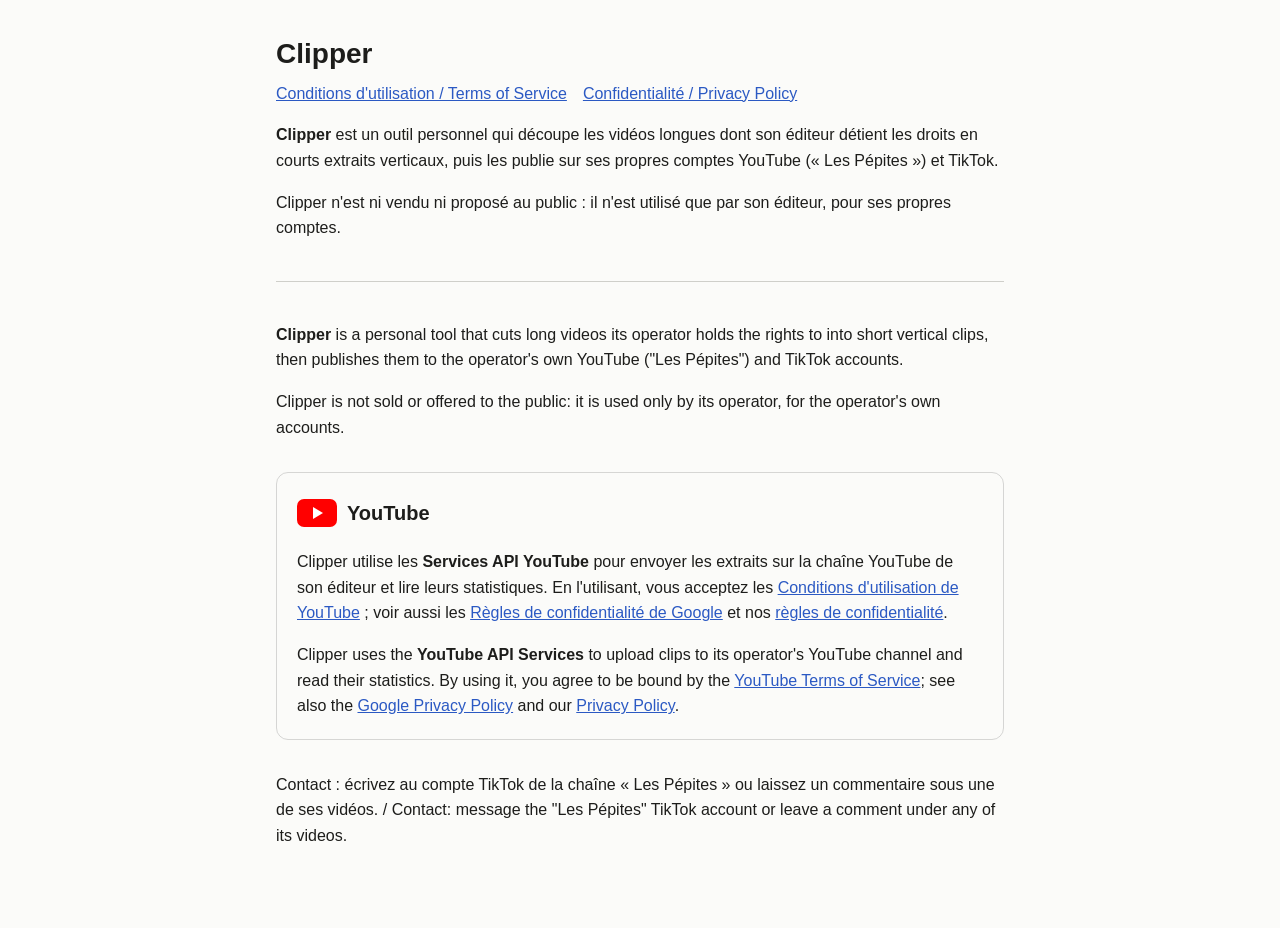
<file: index.html>
<!doctype html>
<html lang="fr">
<head>
  <meta charset="utf-8">
  <meta name="viewport" content="width=device-width, initial-scale=1">
  <title>Clipper</title>
  <link rel="stylesheet" href="style.css">
</head>
<body>
<main>
  <h1>Clipper</h1>
  <nav><a href="conditions.html">Conditions d'utilisation / Terms of Service</a><a href="confidentialite.html">Confidentialité / Privacy Policy</a></nav>

  <p><strong>Clipper</strong> est un outil personnel qui découpe les vidéos longues dont son éditeur détient les droits en courts extraits verticaux, puis les publie sur ses propres comptes YouTube (« Les Pépites ») et TikTok.</p>
  <p>Clipper n'est ni vendu ni proposé au public : il n'est utilisé que par son éditeur, pour ses propres comptes.</p>

  <hr>
  <p lang="en"><strong>Clipper</strong> is a personal tool that cuts long videos its operator holds the rights to into short vertical clips, then publishes them to the operator's own YouTube ("Les Pépites") and TikTok accounts.</p>
  <p lang="en">Clipper is not sold or offered to the public: it is used only by its operator, for the operator's own accounts.</p>

  <section class="youtube">
    <p class="marque"><svg width="40" height="28" viewBox="0 0 40 28" aria-hidden="true"><rect width="40" height="28" rx="7" fill="#FF0000"/><path d="M16 8l10 6-10 6z" fill="#fff"/></svg> <strong>YouTube</strong></p>
    <p>Clipper utilise les <strong>Services API YouTube</strong> pour envoyer les extraits sur la chaîne YouTube de son éditeur et lire leurs statistiques. En l'utilisant, vous acceptez les <a href="https://www.youtube.com/t/terms">Conditions d'utilisation de YouTube</a> ; voir aussi les <a href="https://policies.google.com/privacy">Règles de confidentialité de Google</a> et nos <a href="confidentialite.html">règles de confidentialité</a>.</p>
    <p lang="en">Clipper uses the <strong>YouTube API Services</strong> to upload clips to its operator's YouTube channel and read their statistics. By using it, you agree to be bound by the <a href="https://www.youtube.com/t/terms">YouTube Terms of Service</a>; see also the <a href="https://policies.google.com/privacy">Google Privacy Policy</a> and our <a href="confidentialite.html">Privacy Policy</a>.</p>
  </section>

  <p>Contact : écrivez au compte TikTok de la chaîne « Les Pépites » ou laissez un commentaire sous une de ses vidéos. / <span lang="en">Contact: message the "Les Pépites" TikTok account or leave a comment under any of its videos.</span></p>
</main>
</body>
</html>
</file>
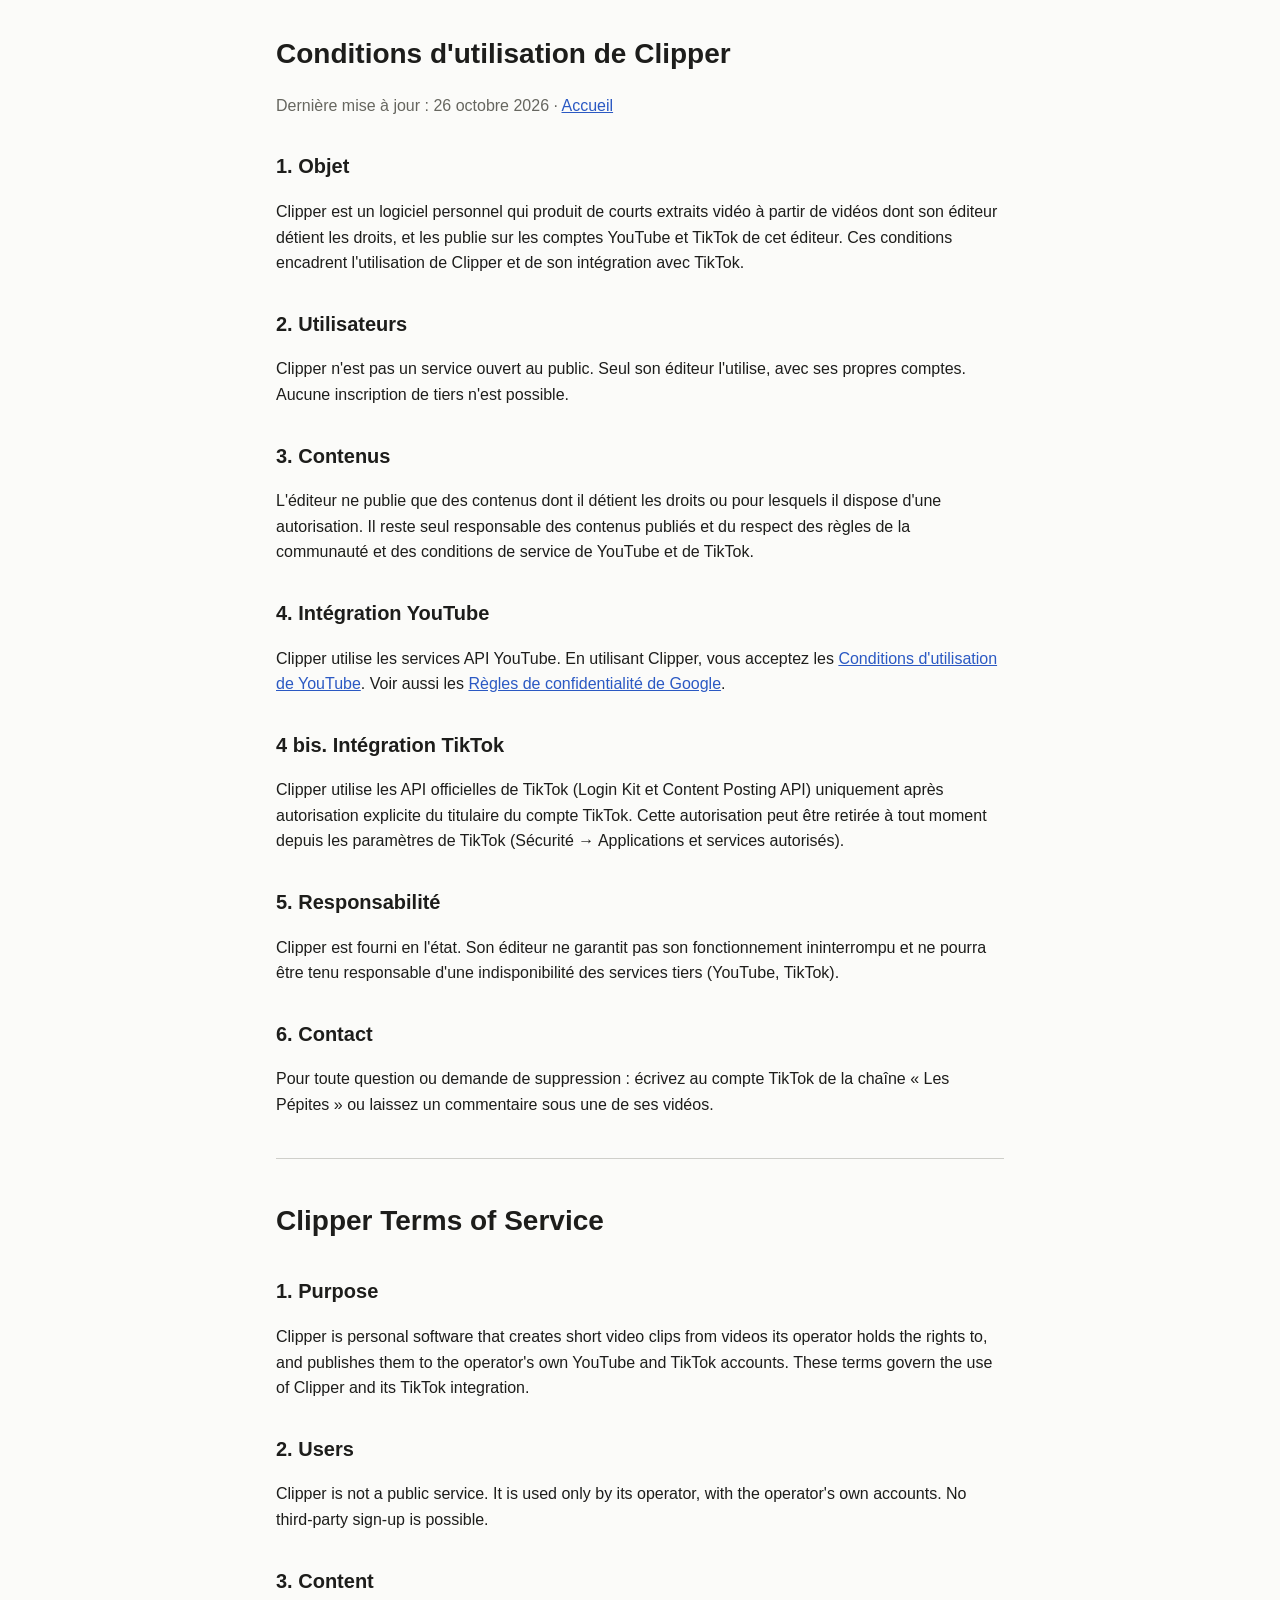
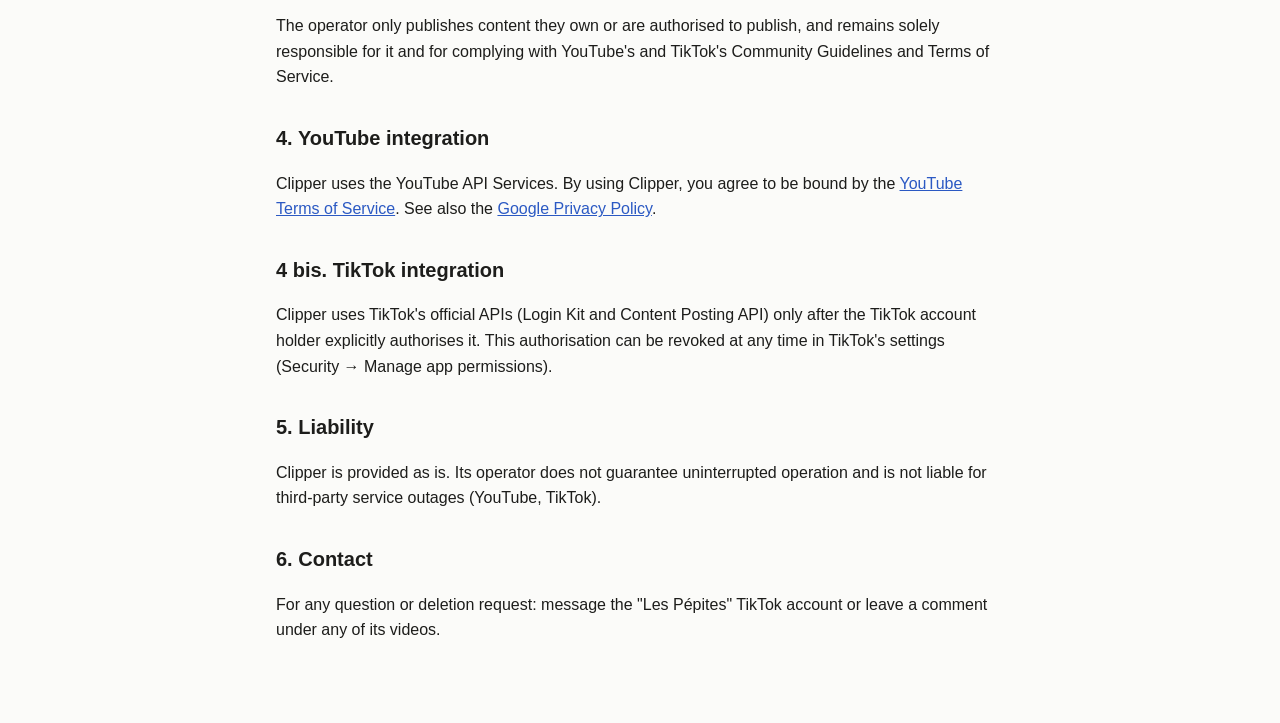
<file: conditions.html>
<!doctype html>
<html lang="fr">
<head>
  <meta charset="utf-8">
  <meta name="viewport" content="width=device-width, initial-scale=1">
  <title>Conditions d'utilisation</title>
  <link rel="stylesheet" href="style.css">
</head>
<body>
<main>
  <h1>Conditions d'utilisation de Clipper</h1>
  <p class="maj">Dernière mise à jour : 26 octobre 2026 · <a href="index.html">Accueil</a></p>

  <h2>1. Objet</h2>
  <p>Clipper est un logiciel personnel qui produit de courts extraits vidéo à partir de vidéos dont son éditeur détient les droits, et les publie sur les comptes YouTube et TikTok de cet éditeur. Ces conditions encadrent l'utilisation de Clipper et de son intégration avec TikTok.</p>

  <h2>2. Utilisateurs</h2>
  <p>Clipper n'est pas un service ouvert au public. Seul son éditeur l'utilise, avec ses propres comptes. Aucune inscription de tiers n'est possible.</p>

  <h2>3. Contenus</h2>
  <p>L'éditeur ne publie que des contenus dont il détient les droits ou pour lesquels il dispose d'une autorisation. Il reste seul responsable des contenus publiés et du respect des règles de la communauté et des conditions de service de YouTube et de TikTok.</p>

  <h2>4. Intégration YouTube</h2>
  <p>Clipper utilise les services API YouTube. En utilisant Clipper, vous acceptez les <a href="https://www.youtube.com/t/terms">Conditions d'utilisation de YouTube</a>. Voir aussi les <a href="https://policies.google.com/privacy">Règles de confidentialité de Google</a>.</p>

  <h2>4 bis. Intégration TikTok</h2>
  <p>Clipper utilise les API officielles de TikTok (Login Kit et Content Posting API) uniquement après autorisation explicite du titulaire du compte TikTok. Cette autorisation peut être retirée à tout moment depuis les paramètres de TikTok (Sécurité → Applications et services autorisés).</p>

  <h2>5. Responsabilité</h2>
  <p>Clipper est fourni en l'état. Son éditeur ne garantit pas son fonctionnement ininterrompu et ne pourra être tenu responsable d'une indisponibilité des services tiers (YouTube, TikTok).</p>

  <h2>6. Contact</h2>
  <p>Pour toute question ou demande de suppression : écrivez au compte TikTok de la chaîne « Les Pépites » ou laissez un commentaire sous une de ses vidéos.</p>

  <hr>
  <section lang="en">
  <h1>Clipper Terms of Service</h1>
  <h2>1. Purpose</h2>
  <p>Clipper is personal software that creates short video clips from videos its operator holds the rights to, and publishes them to the operator's own YouTube and TikTok accounts. These terms govern the use of Clipper and its TikTok integration.</p>
  <h2>2. Users</h2>
  <p>Clipper is not a public service. It is used only by its operator, with the operator's own accounts. No third-party sign-up is possible.</p>
  <h2>3. Content</h2>
  <p>The operator only publishes content they own or are authorised to publish, and remains solely responsible for it and for complying with YouTube's and TikTok's Community Guidelines and Terms of Service.</p>
  <h2>4. YouTube integration</h2>
  <p>Clipper uses the YouTube API Services. By using Clipper, you agree to be bound by the <a href="https://www.youtube.com/t/terms">YouTube Terms of Service</a>. See also the <a href="https://policies.google.com/privacy">Google Privacy Policy</a>.</p>

  <h2>4 bis. TikTok integration</h2>
  <p>Clipper uses TikTok's official APIs (Login Kit and Content Posting API) only after the TikTok account holder explicitly authorises it. This authorisation can be revoked at any time in TikTok's settings (Security → Manage app permissions).</p>
  <h2>5. Liability</h2>
  <p>Clipper is provided as is. Its operator does not guarantee uninterrupted operation and is not liable for third-party service outages (YouTube, TikTok).</p>
  <h2>6. Contact</h2>
  <p>For any question or deletion request: message the "Les Pépites" TikTok account or leave a comment under any of its videos.</p>
  </section>
</main>
</body>
</html>
</file>
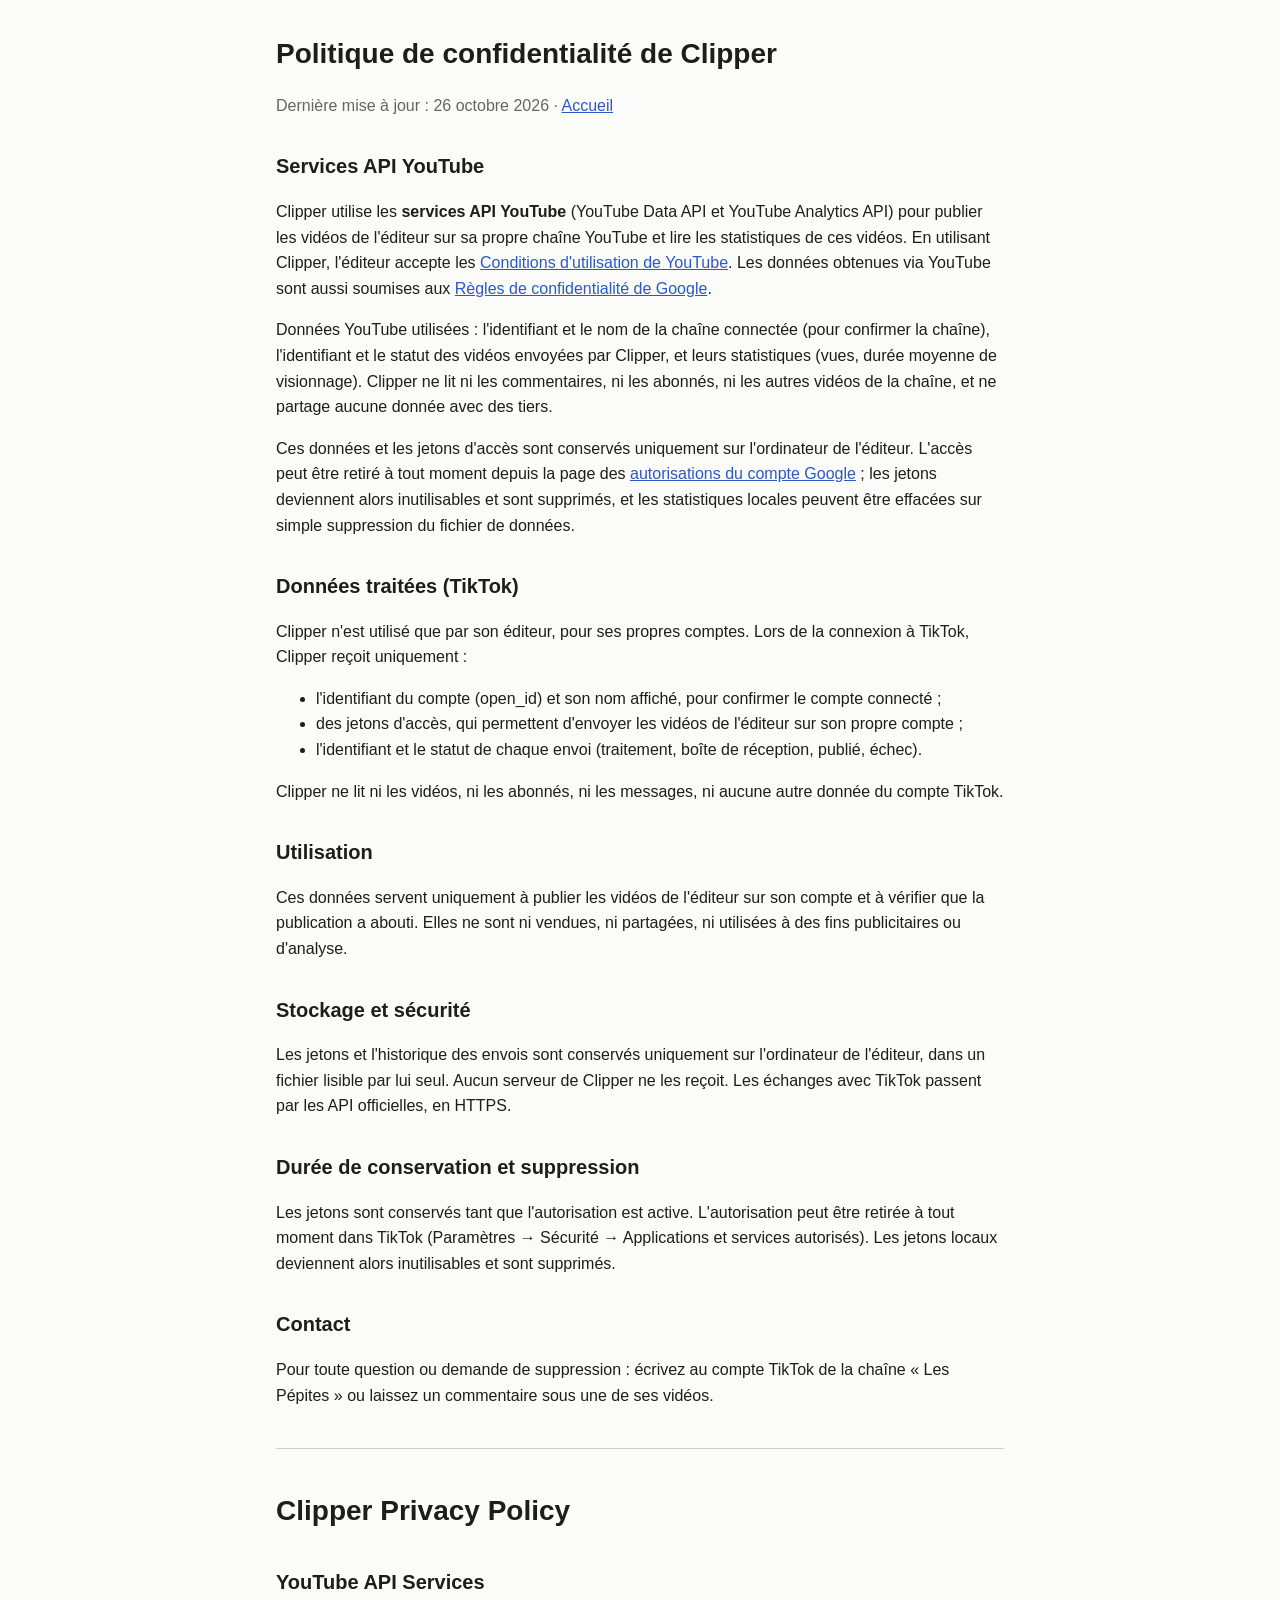
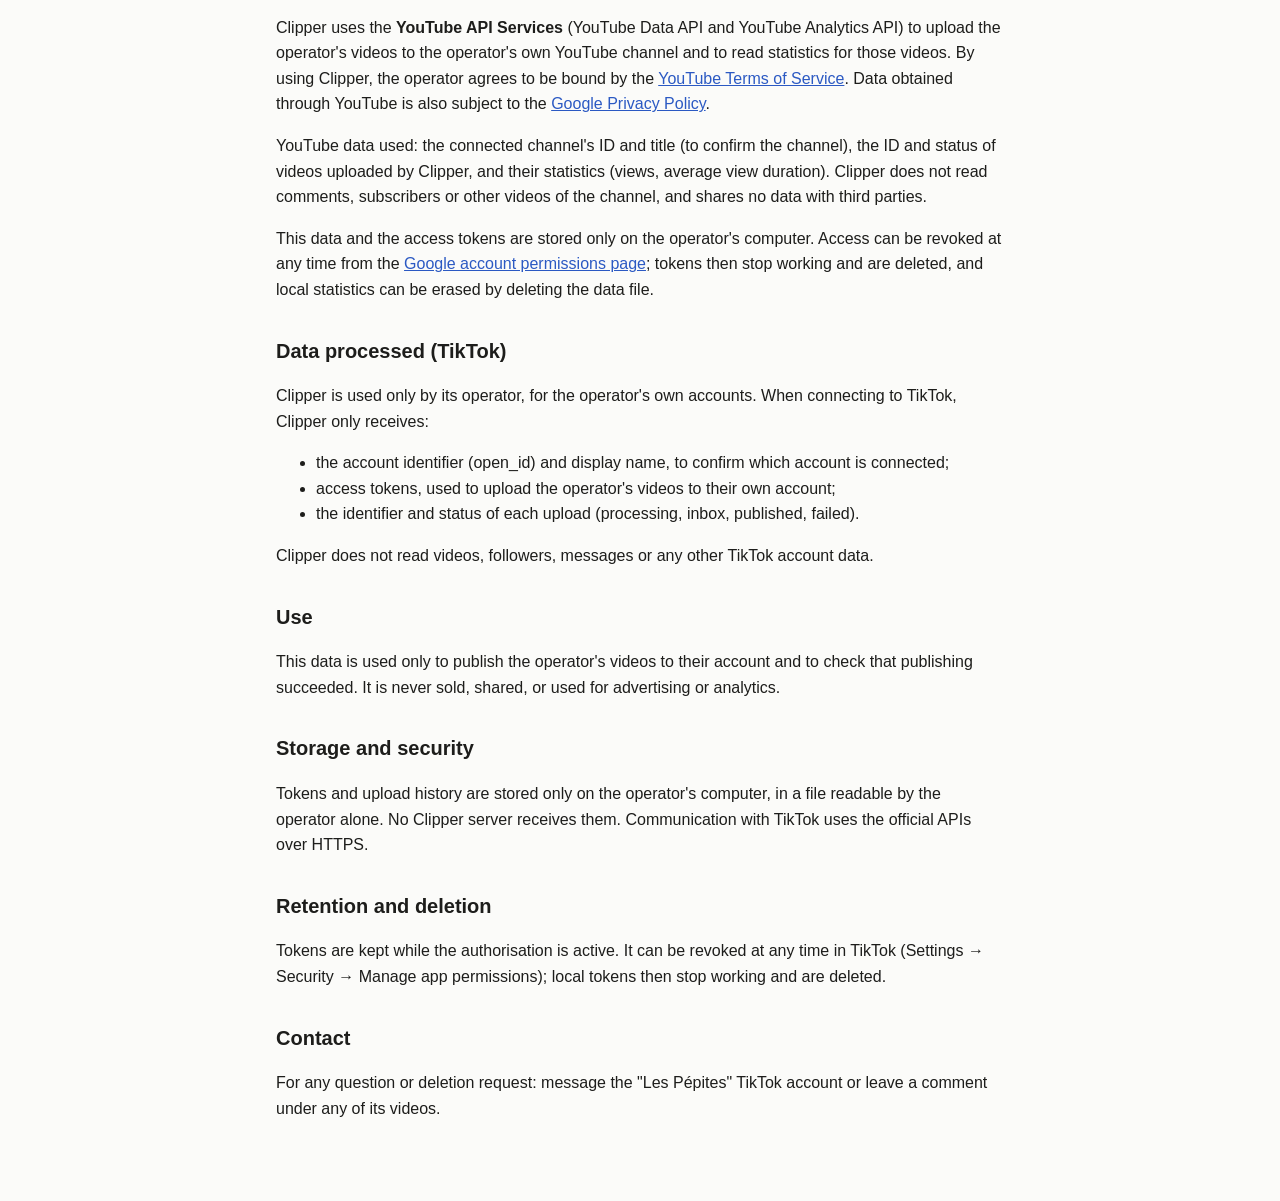
<file: confidentialite.html>
<!doctype html>
<html lang="fr">
<head>
  <meta charset="utf-8">
  <meta name="viewport" content="width=device-width, initial-scale=1">
  <title>Politique de confidentialité</title>
  <link rel="stylesheet" href="style.css">
</head>
<body>
<main>
  <h1>Politique de confidentialité de Clipper</h1>
  <p class="maj">Dernière mise à jour : 26 octobre 2026 · <a href="index.html">Accueil</a></p>

  <h2>Services API YouTube</h2>
  <p>Clipper utilise les <strong>services API YouTube</strong> (YouTube Data API et YouTube Analytics API) pour publier les vidéos de l'éditeur sur sa propre chaîne YouTube et lire les statistiques de ces vidéos. En utilisant Clipper, l'éditeur accepte les <a href="https://www.youtube.com/t/terms">Conditions d'utilisation de YouTube</a>. Les données obtenues via YouTube sont aussi soumises aux <a href="https://policies.google.com/privacy">Règles de confidentialité de Google</a>.</p>
  <p>Données YouTube utilisées : l'identifiant et le nom de la chaîne connectée (pour confirmer la chaîne), l'identifiant et le statut des vidéos envoyées par Clipper, et leurs statistiques (vues, durée moyenne de visionnage). Clipper ne lit ni les commentaires, ni les abonnés, ni les autres vidéos de la chaîne, et ne partage aucune donnée avec des tiers.</p>
  <p>Ces données et les jetons d'accès sont conservés uniquement sur l'ordinateur de l'éditeur. L'accès peut être retiré à tout moment depuis la page des <a href="https://myaccount.google.com/connections">autorisations du compte Google</a> ; les jetons deviennent alors inutilisables et sont supprimés, et les statistiques locales peuvent être effacées sur simple suppression du fichier de données.</p>

  <h2>Données traitées (TikTok)</h2>
  <p>Clipper n'est utilisé que par son éditeur, pour ses propres comptes. Lors de la connexion à TikTok, Clipper reçoit uniquement :</p>
  <ul>
    <li>l'identifiant du compte (open_id) et son nom affiché, pour confirmer le compte connecté ;</li>
    <li>des jetons d'accès, qui permettent d'envoyer les vidéos de l'éditeur sur son propre compte ;</li>
    <li>l'identifiant et le statut de chaque envoi (traitement, boîte de réception, publié, échec).</li>
  </ul>
  <p>Clipper ne lit ni les vidéos, ni les abonnés, ni les messages, ni aucune autre donnée du compte TikTok.</p>

  <h2>Utilisation</h2>
  <p>Ces données servent uniquement à publier les vidéos de l'éditeur sur son compte et à vérifier que la publication a abouti. Elles ne sont ni vendues, ni partagées, ni utilisées à des fins publicitaires ou d'analyse.</p>

  <h2>Stockage et sécurité</h2>
  <p>Les jetons et l'historique des envois sont conservés uniquement sur l'ordinateur de l'éditeur, dans un fichier lisible par lui seul. Aucun serveur de Clipper ne les reçoit. Les échanges avec TikTok passent par les API officielles, en HTTPS.</p>

  <h2>Durée de conservation et suppression</h2>
  <p>Les jetons sont conservés tant que l'autorisation est active. L'autorisation peut être retirée à tout moment dans TikTok (Paramètres → Sécurité → Applications et services autorisés). Les jetons locaux deviennent alors inutilisables et sont supprimés.</p>

  <h2>Contact</h2>
  <p>Pour toute question ou demande de suppression : écrivez au compte TikTok de la chaîne « Les Pépites » ou laissez un commentaire sous une de ses vidéos.</p>

  <hr>
  <section lang="en">
  <h1>Clipper Privacy Policy</h1>
  <h2>YouTube API Services</h2>
  <p>Clipper uses the <strong>YouTube API Services</strong> (YouTube Data API and YouTube Analytics API) to upload the operator's videos to the operator's own YouTube channel and to read statistics for those videos. By using Clipper, the operator agrees to be bound by the <a href="https://www.youtube.com/t/terms">YouTube Terms of Service</a>. Data obtained through YouTube is also subject to the <a href="https://policies.google.com/privacy">Google Privacy Policy</a>.</p>
  <p>YouTube data used: the connected channel's ID and title (to confirm the channel), the ID and status of videos uploaded by Clipper, and their statistics (views, average view duration). Clipper does not read comments, subscribers or other videos of the channel, and shares no data with third parties.</p>
  <p>This data and the access tokens are stored only on the operator's computer. Access can be revoked at any time from the <a href="https://myaccount.google.com/connections">Google account permissions page</a>; tokens then stop working and are deleted, and local statistics can be erased by deleting the data file.</p>

  <h2>Data processed (TikTok)</h2>
  <p>Clipper is used only by its operator, for the operator's own accounts. When connecting to TikTok, Clipper only receives:</p>
  <ul>
    <li>the account identifier (open_id) and display name, to confirm which account is connected;</li>
    <li>access tokens, used to upload the operator's videos to their own account;</li>
    <li>the identifier and status of each upload (processing, inbox, published, failed).</li>
  </ul>
  <p>Clipper does not read videos, followers, messages or any other TikTok account data.</p>
  <h2>Use</h2>
  <p>This data is used only to publish the operator's videos to their account and to check that publishing succeeded. It is never sold, shared, or used for advertising or analytics.</p>
  <h2>Storage and security</h2>
  <p>Tokens and upload history are stored only on the operator's computer, in a file readable by the operator alone. No Clipper server receives them. Communication with TikTok uses the official APIs over HTTPS.</p>
  <h2>Retention and deletion</h2>
  <p>Tokens are kept while the authorisation is active. It can be revoked at any time in TikTok (Settings → Security → Manage app permissions); local tokens then stop working and are deleted.</p>
  <h2>Contact</h2>
  <p>For any question or deletion request: message the "Les Pépites" TikTok account or leave a comment under any of its videos.</p>
  </section>
</main>
</body>
</html>
</file>
<file: style.css>
:root { --fond: #fbfbf9; --texte: #1d1d1b; --doux: #66665f; --accent: #2b59c3; }
@media (prefers-color-scheme: dark) { :root { --fond: #161615; --texte: #ecece8; --doux: #a2a29b; --accent: #7ea2ff; } }
* { box-sizing: border-box; }
body { margin: 0; background: var(--fond); color: var(--texte); font: 16px/1.6 -apple-system, BlinkMacSystemFont, "Segoe UI", sans-serif; }
main { max-width: 760px; margin: 0 auto; padding: 32px 16px 64px; }
h1 { font-size: 28px; margin: 0 0 4px; }
h2 { font-size: 20px; margin-top: 32px; }
p.maj, nav { color: var(--doux); }
nav a { margin-right: 16px; }
a { color: var(--accent); }
hr { border: none; border-top: 1px solid var(--doux); opacity: .3; margin: 40px 0; }
section.youtube { border: 1px solid rgba(127,127,127,.3); border-radius: 12px; padding: 4px 20px; margin: 32px 0; }
p.marque { display: flex; align-items: center; gap: 10px; font-size: 20px; }
</file>
